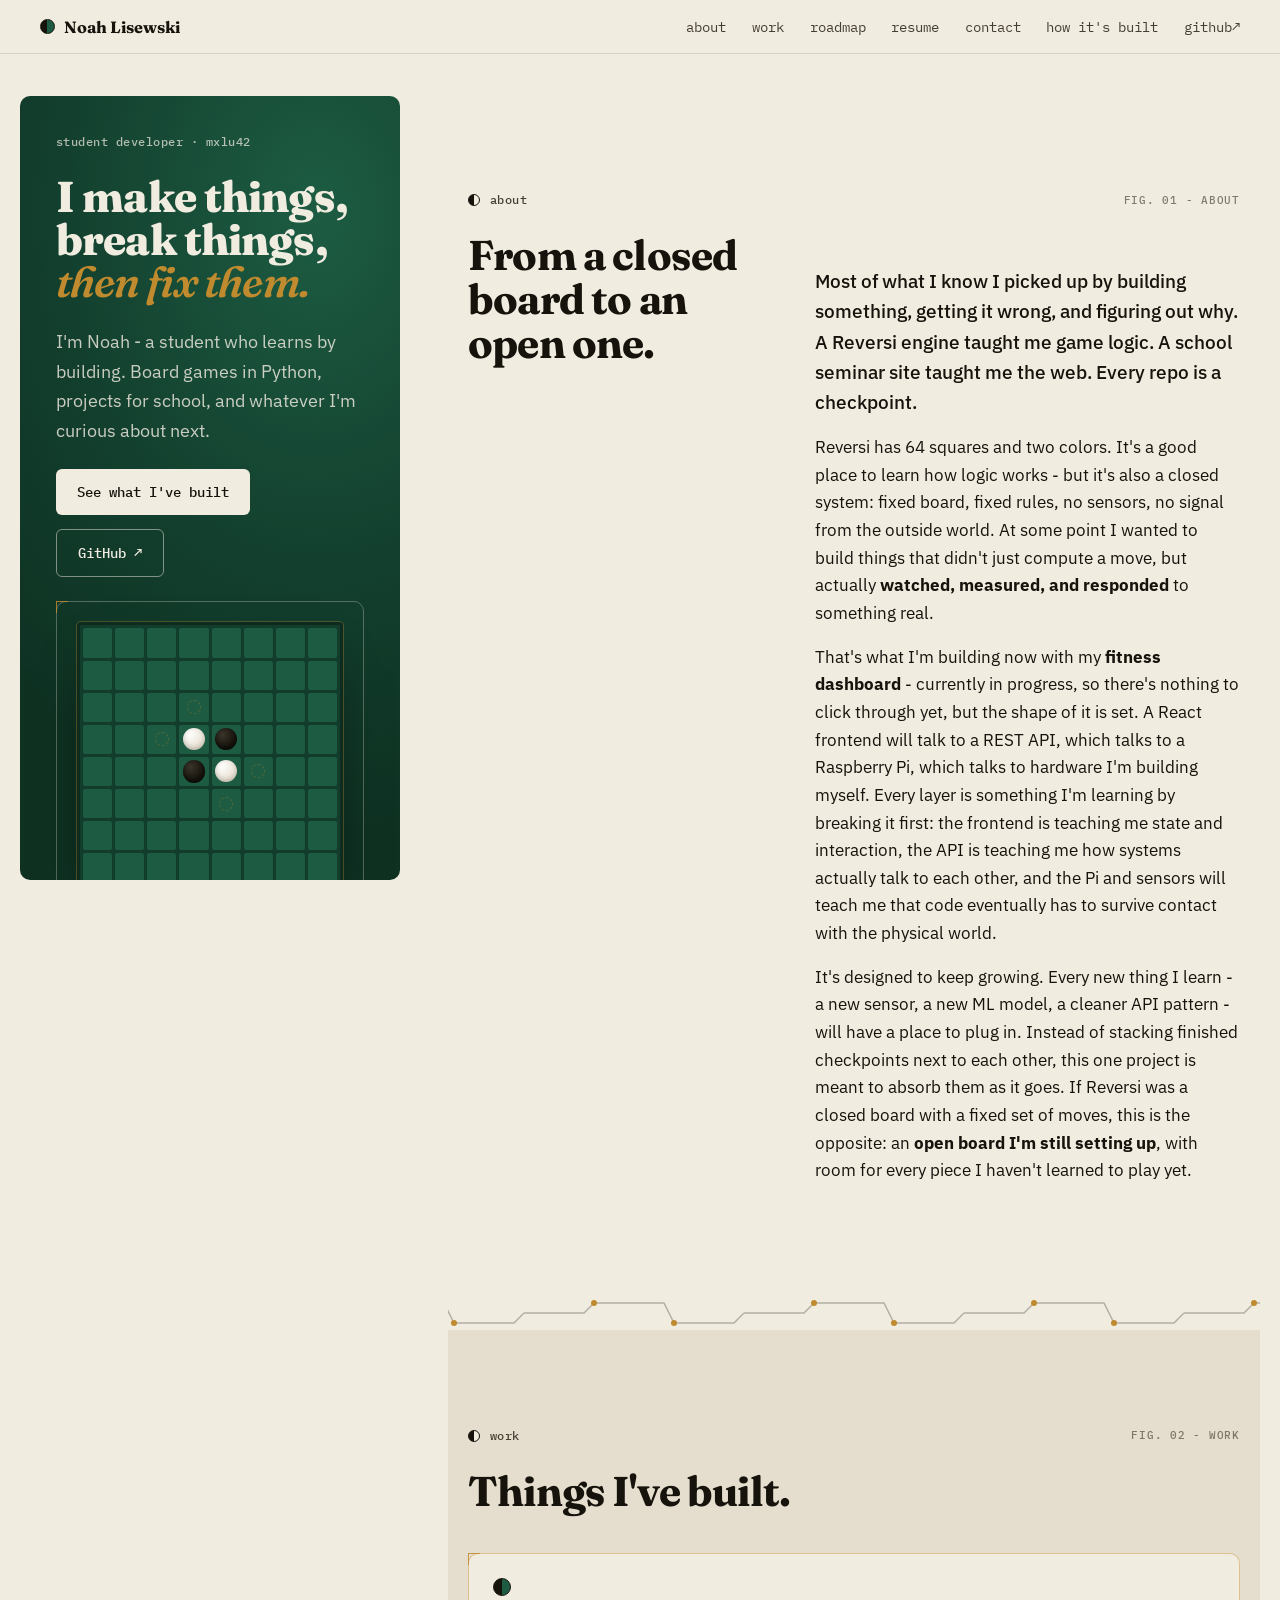
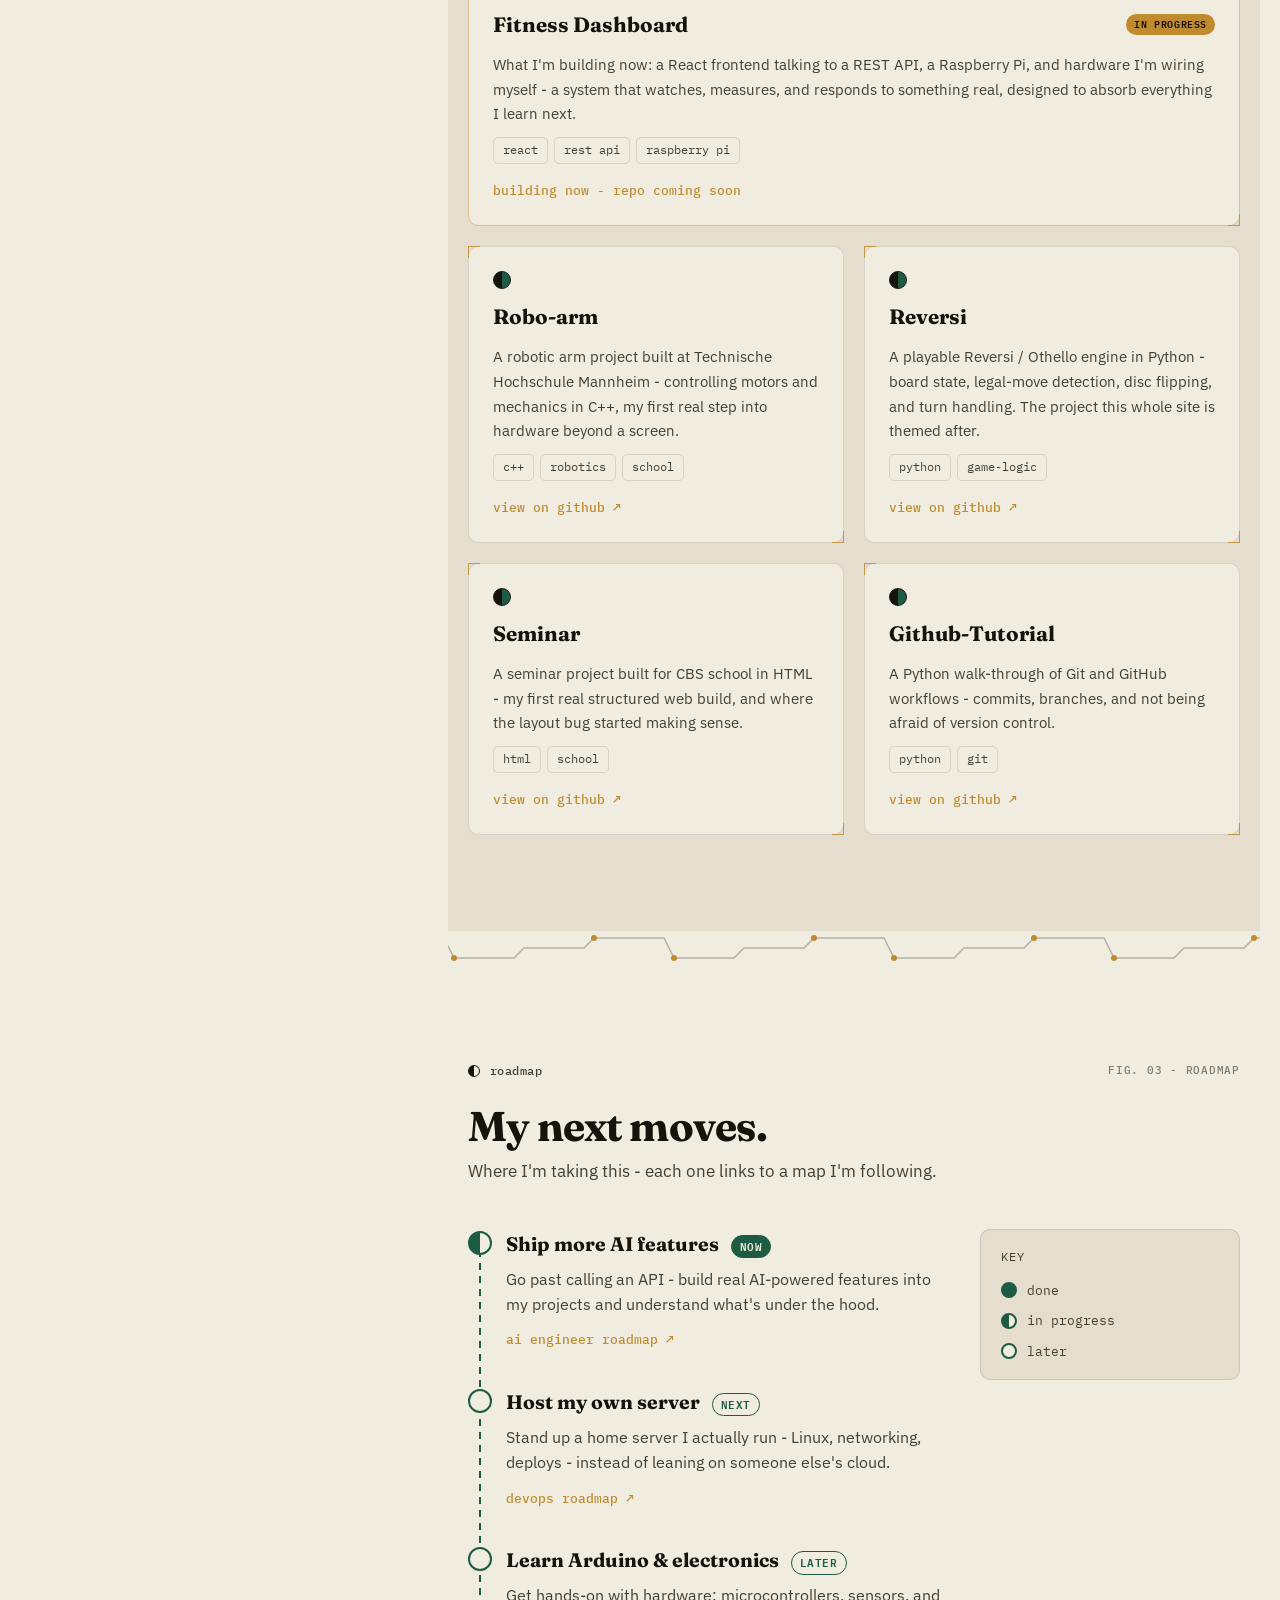
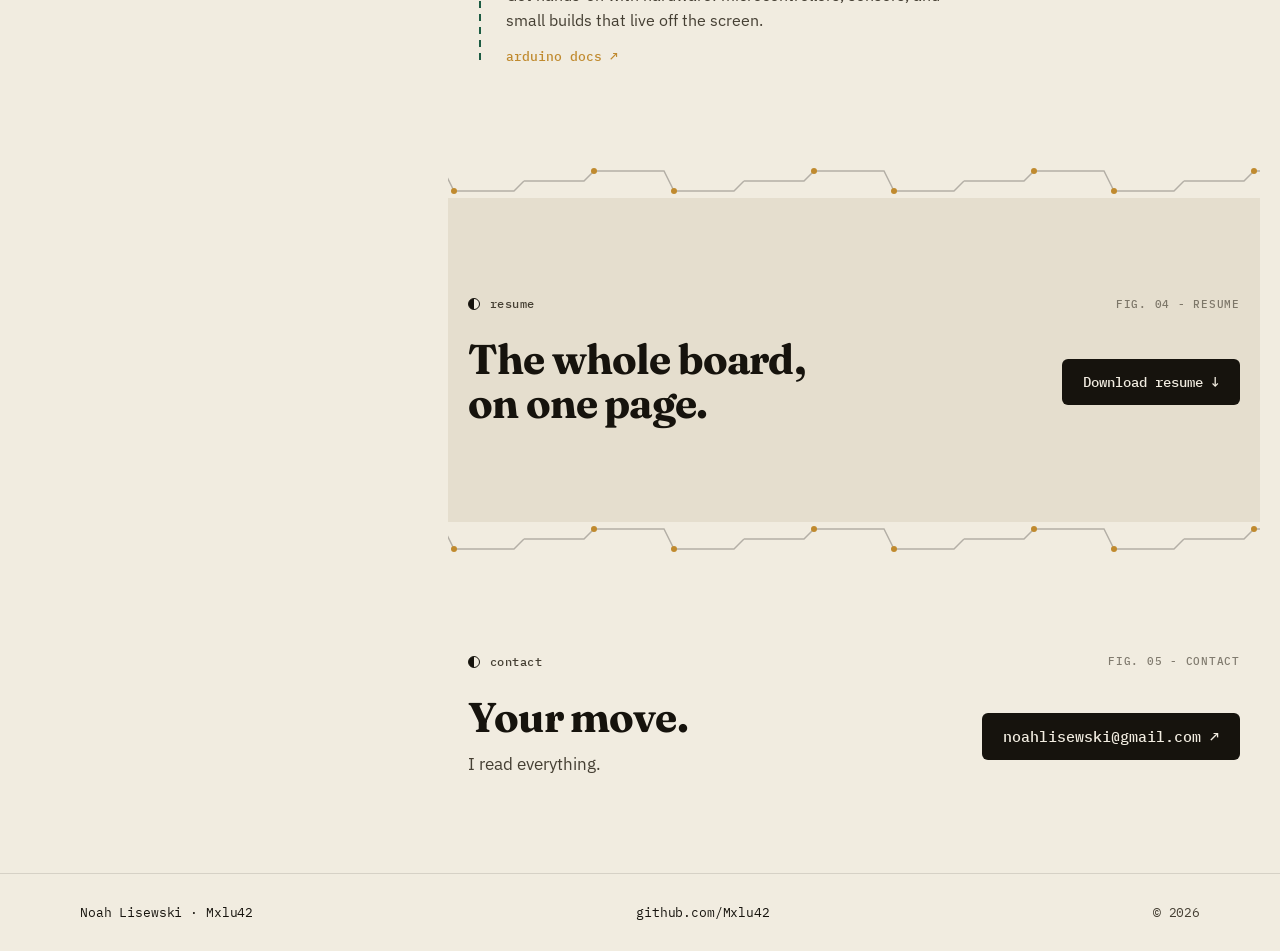
<file: index.html>
<!DOCTYPE html>
<html lang="en">
<head>
    <meta charset="UTF-8">
    <meta name="viewport" content="width=device-width, initial-scale=1.0">
    <meta name="description" content="Noah Lisewski (Mxlu42) - student developer who learns by building games and projects.">
    <title>Noah Lisewski - makes things, breaks things, fixes things</title>
    <link rel="icon" href="data:image/svg+xml,<svg xmlns=%22http://www.w3.org/2000/svg%22 viewBox=%220 0 32 32%22><circle cx=%2216%22 cy=%2216%22 r=%2213%22 fill=%22%2316130D%22/><path d=%22M16 3a13 13 0 000 26z%22 fill=%22%23F1ECE0%22/></svg>">
    <link rel="preconnect" href="https://fonts.googleapis.com">
    <link rel="preconnect" href="https://fonts.gstatic.com" crossorigin>
    <link href="https://fonts.googleapis.com/css2?family=Fraunces:ital,opsz,wght@0,9..144,600;0,9..144,700;0,9..144,800;0,9..144,900;1,9..144,500;1,9..144,600&family=IBM+Plex+Mono:wght@400;500;600&family=IBM+Plex+Sans:wght@400;500;600&display=swap" rel="stylesheet">
    <link rel="stylesheet" href="style.css">
    <script src="reversi-engine.js" defer></script>
    <script src="script.js" defer></script>
</head>
<body>
    <nav id="navbar">
        <a href="#top" class="nav-logo"><span class="logo-disc" aria-hidden="true"></span>Noah&nbsp;Lisewski</a>
        <button id="nav-toggle" aria-label="Toggle menu" aria-expanded="false">
            <span></span><span></span><span></span>
        </button>
        <ul id="nav-links">
            <li><a href="#about">about</a></li>
            <li><a href="#work">work</a></li>
            <li><a href="#roadmap">roadmap</a></li>
            <li><a href="#resume">resume</a></li>
            <li><a href="#contact">contact</a></li>
            <li><a href="process.html">how it's built</a></li>
            <li><a href="https://github.com/Mxlu42" target="_blank" rel="noopener">github&#8599;</a></li>
        </ul>
    </nav>

    <div class="stage">
        <header id="top" class="stage-rail">
            <p class="eyebrow">student developer &middot; Mxlu42</p>
            <h1 class="hero-title">I make things,<br>break things,<br><em>then fix them.</em></h1>
            <p class="hero-lede">
                I'm Noah - a student who learns by building. Board games in Python,
                projects for school, and whatever I'm curious about next.
            </p>
            <div class="hero-cta">
                <a href="#work" class="btn btn-solid">See what I've built</a>
                <a href="https://github.com/Mxlu42" target="_blank" rel="noopener" class="btn btn-line">GitHub &#8599;</a>
            </div>

            <div class="board-frame">
                <div class="game">
                    <div id="board" class="board" role="grid" aria-label="Reversi board"></div>
                    <aside class="game-panel" aria-live="polite">
                        <div class="turn">
                            <span class="turn-label">turn</span>
                            <div class="turn-now">
                                <span id="turn-disc" class="turn-disc"></span>
                                <span id="turn-name">Black</span>
                            </div>
                        </div>
                        <div class="scores">
                            <div class="score">
                                <span class="score-disc black" aria-hidden="true"></span>
                                <span class="score-side">Black</span>
                                <span id="score-black" class="score-num">2</span>
                            </div>
                            <div class="score">
                                <span class="score-disc white" aria-hidden="true"></span>
                                <span class="score-side">White</span>
                                <span id="score-white" class="score-num">2</span>
                            </div>
                        </div>
                        <p id="game-msg" class="game-msg"></p>
                        <button id="reset-btn" class="btn btn-solid game-reset" type="button">Reset game</button>
                    </aside>
                </div>
            </div>
            <p class="board-caption">
                <span class="mono">reversi.py</span> - my own engine, ported 1:1 to the browser
            </p>
        </header>

        <main class="stage-content">
        <section id="about" class="band">
            <div class="wrap">
                <p class="eyebrow eyebrow-disc">about<span class="ref-tag">fig. 01 - about</span></p>
                <div class="about-cols">
                    <h2 class="band-title">From a closed board to an open one.</h2>
                    <div class="about-copy">
                        <p class="about-hook">
                            Most of what I know I picked up by building something, getting it wrong,
                            and figuring out why. A Reversi engine taught me game logic. A school
                            seminar site taught me the web. Every repo is a checkpoint.
                        </p>
                        <p>
                            Reversi has 64 squares and two colors. It's a good place to learn how
                            logic works - but it's also a closed system: fixed board, fixed
                            rules, no sensors, no signal from the outside world. At some point I
                            wanted to build things that didn't just compute a move, but actually
                            <strong>watched, measured, and responded</strong> to something real.
                        </p>
                        <p>
                            That's what I'm building now with my <strong>fitness dashboard</strong>
                            - currently in progress, so there's nothing to click through yet,
                            but the shape of it is set. A React frontend will talk to a REST API,
                            which talks to a Raspberry Pi, which talks to hardware I'm building
                            myself. Every layer is something I'm learning by breaking it first: the
                            frontend is teaching me state and interaction, the API is teaching me how
                            systems actually talk to each other, and the Pi and sensors will teach me
                            that code eventually has to survive contact with the physical world.
                        </p>
                        <p>
                            It's designed to keep growing. Every new thing I learn - a new
                            sensor, a new ML model, a cleaner API pattern - will have a place to
                            plug in. Instead of stacking finished checkpoints next to each other, this
                            one project is meant to absorb them as it goes. If Reversi was a closed
                            board with a fixed set of moves, this is the opposite: an
                            <strong>open board I'm still setting up</strong>, with room for every piece
                            I haven't learned to play yet.
                        </p>
                    </div>
                </div>
            </div>
        </section>

        <div class="trace-divider" aria-hidden="true"></div>

        <section id="work" class="band band-alt">
            <div class="wrap">
                <p class="eyebrow eyebrow-disc">work<span class="ref-tag">fig. 02 - work</span></p>
                <h2 class="band-title">Things I've built.</h2>
                <div id="project-grid" class="project-grid"></div>
            </div>
        </section>

        <div class="trace-divider" aria-hidden="true"></div>

        <section id="roadmap" class="band">
            <div class="wrap">
                <p class="eyebrow eyebrow-disc">roadmap<span class="ref-tag">fig. 03 - roadmap</span></p>
                <h2 class="band-title">My next moves.</h2>
                <p class="band-sub">Where I'm taking this - each one links to a map I'm following.</p>
                <div class="roadmap-layout">
                    <ol id="roadmap-track" class="roadmap"></ol>
                    <aside class="roadmap-legend" aria-hidden="true">
                        <p class="roadmap-legend-title">key</p>
                        <ul class="roadmap-legend-list">
                            <li><span class="legend-disc done" aria-hidden="true"></span>done</li>
                            <li><span class="legend-disc now" aria-hidden="true"></span>in progress</li>
                            <li><span class="legend-disc" aria-hidden="true"></span>later</li>
                        </ul>
                    </aside>
                </div>
            </div>
        </section>

        <div class="trace-divider" aria-hidden="true"></div>

        <section id="resume" class="band band-alt">
            <div class="wrap">
                <p class="eyebrow eyebrow-disc">resume<span class="ref-tag">fig. 04 - resume</span></p>
                <div class="resume-row">
                    <h2 class="band-title">The whole board, on one page.</h2>
                    <a href="resume_wp.pdf" class="btn btn-solid" download>Download resume &#8595;</a>
                </div>
            </div>
        </section>

        <div class="trace-divider" aria-hidden="true"></div>

        <section id="contact" class="band">
            <div class="wrap">
                <p class="eyebrow eyebrow-disc">contact<span class="ref-tag">fig. 05 - contact</span></p>
                <div class="contact-row">
                    <div>
                        <h2 class="band-title">Your move.</h2>
                        <p class="band-sub">
                            I read everything.
                        </p>
                    </div>
                    <a href="mailto:noahlisewski@gmail.com" class="btn btn-solid contact-btn">
                        noahlisewski@gmail.com &#8599;
                    </a>
                </div>
            </div>
        </section>
        </main>
    </div>

    <footer id="footer">
        <div class="wrap footer-inner">
            <span class="mono">Noah&nbsp;Lisewski &middot; Mxlu42</span>
            <a href="https://github.com/Mxlu42" target="_blank" rel="noopener" class="mono">github.com/Mxlu42</a>
            <span class="mono muted">&copy; <span id="year"></span></span>
        </div>
    </footer>
</body>
</html>
</file>
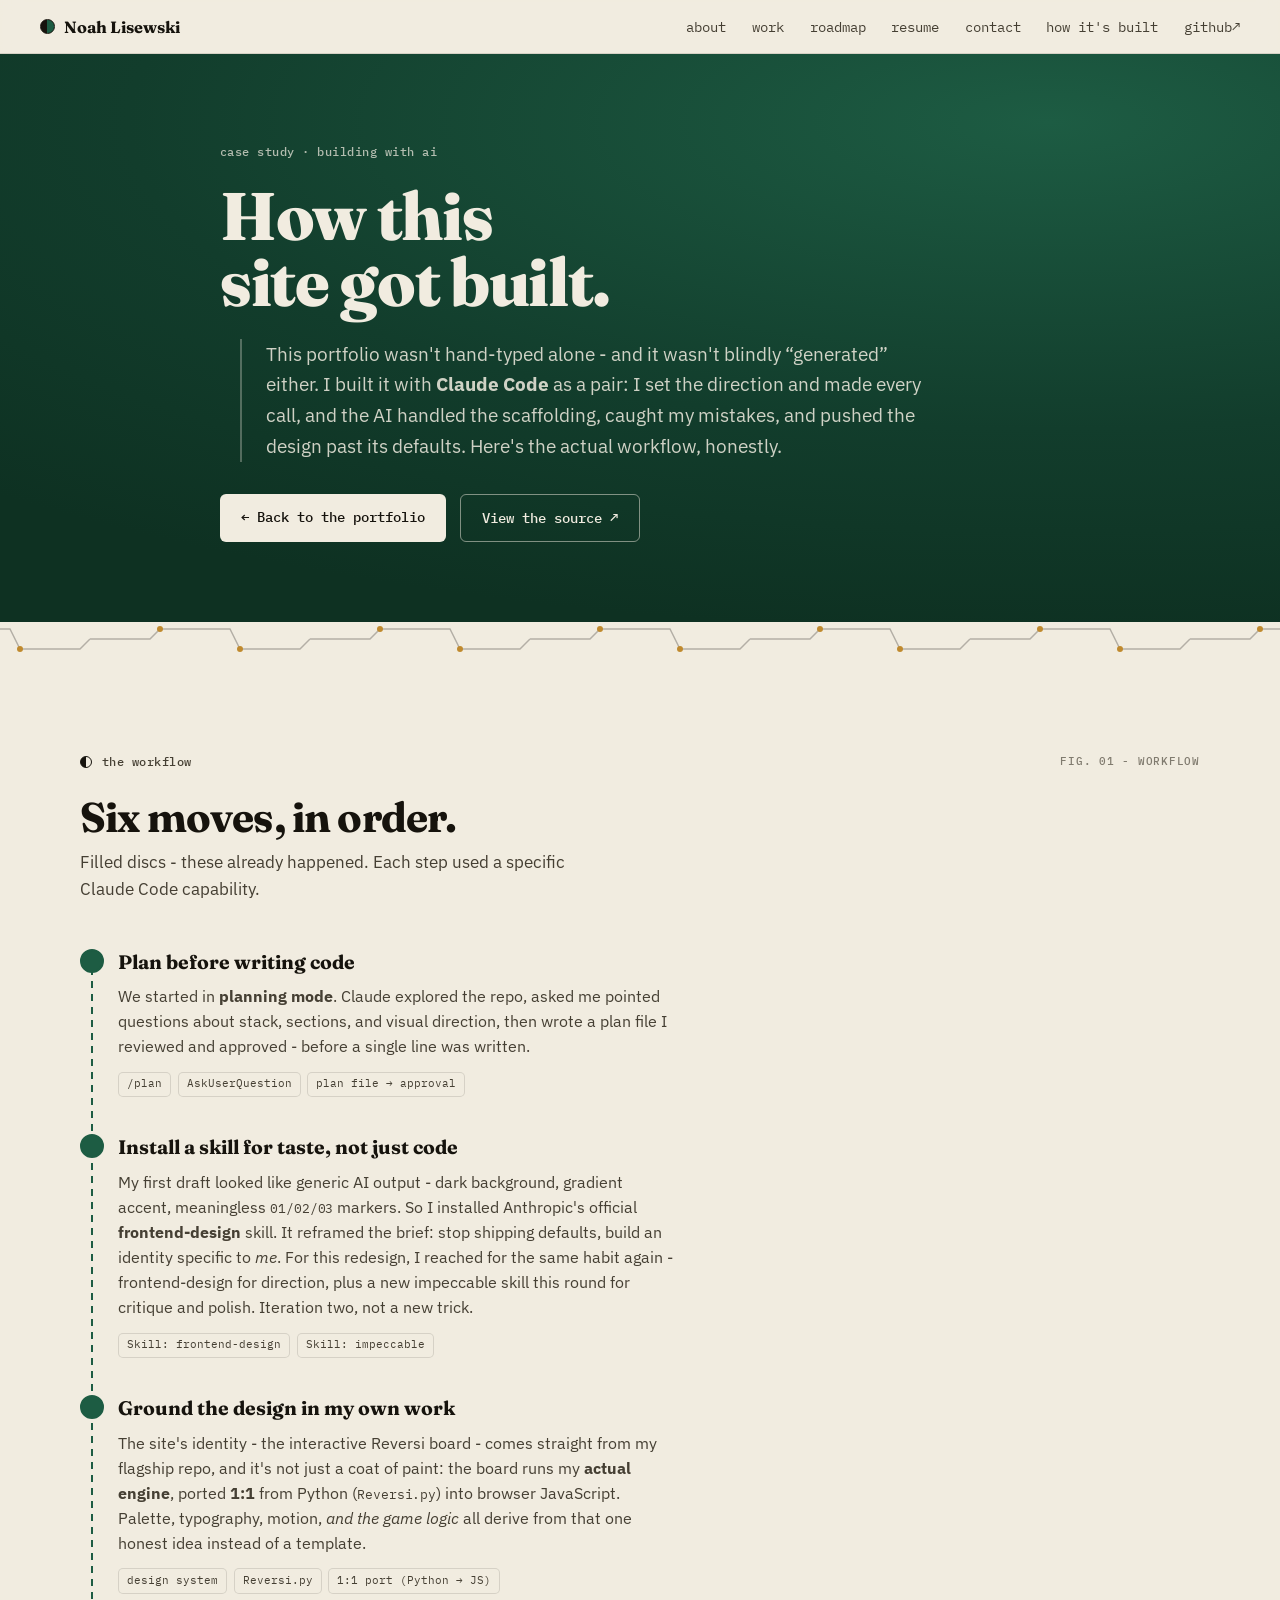
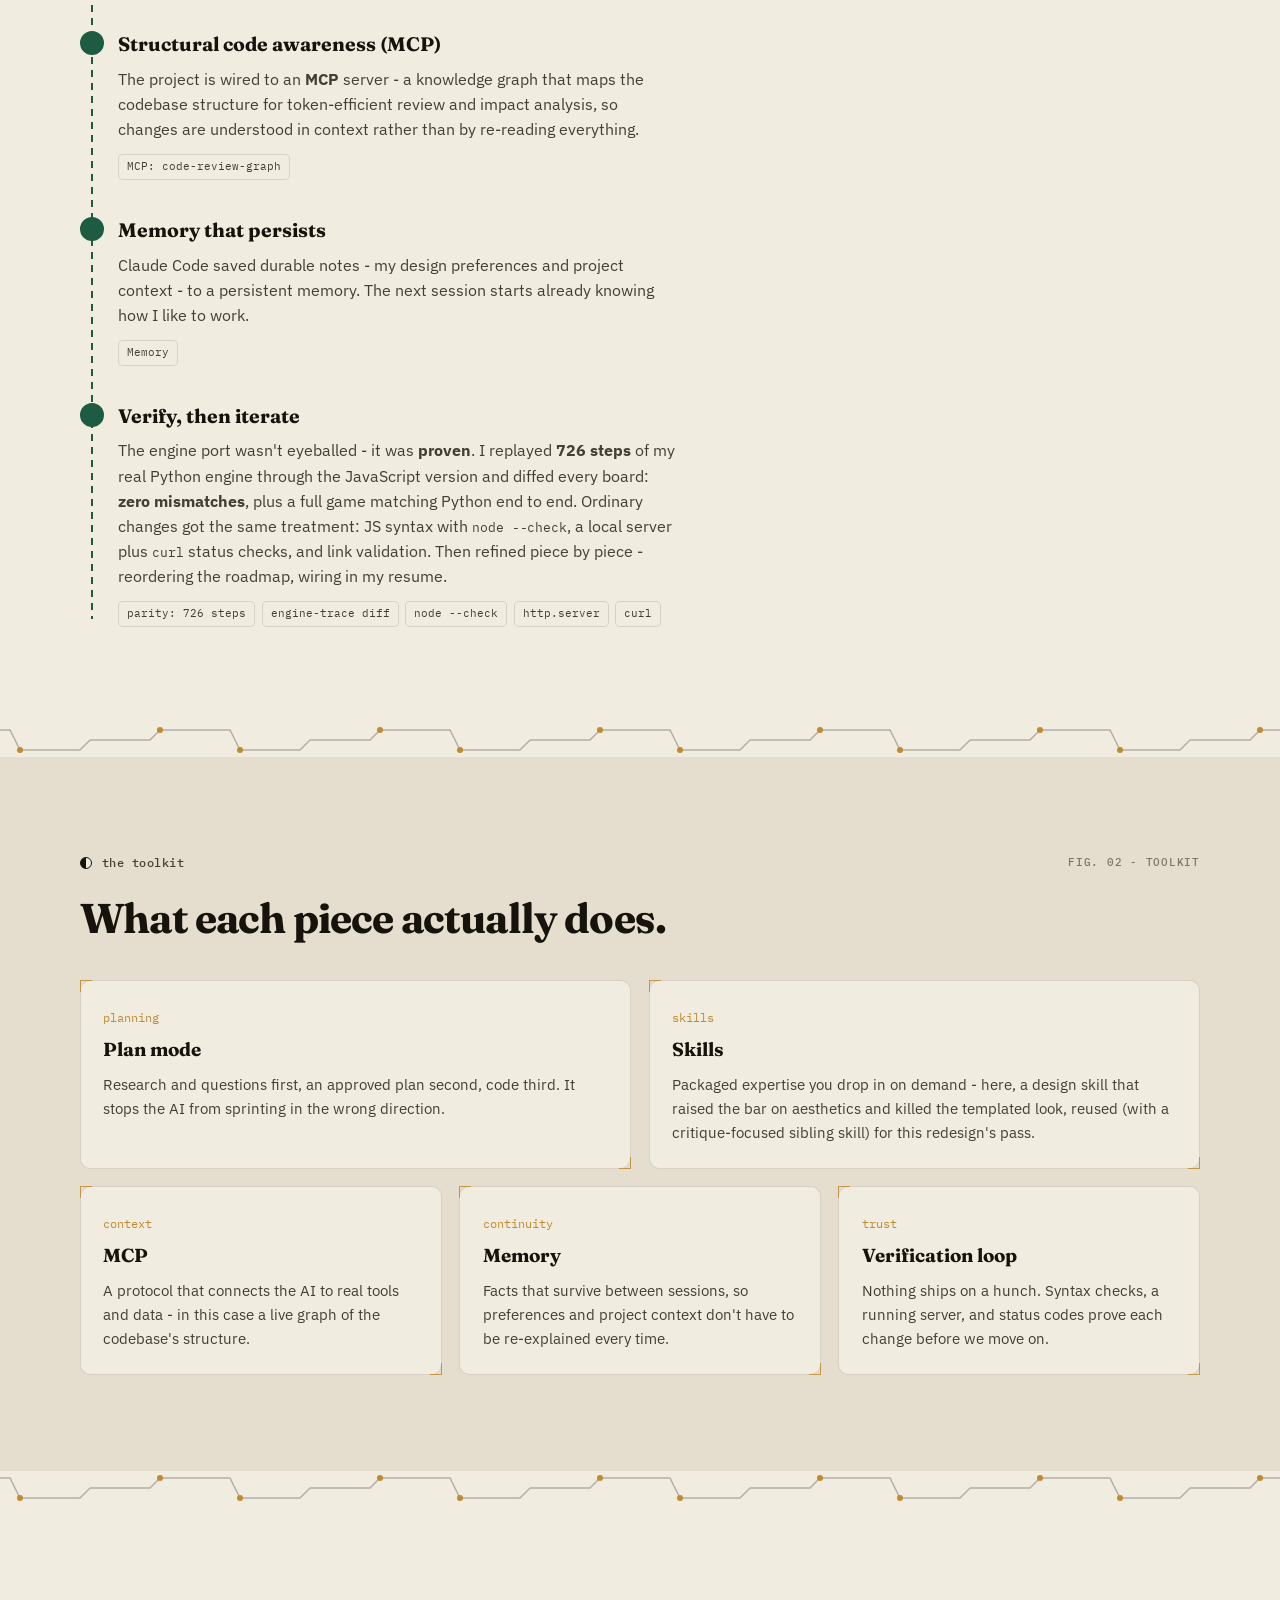
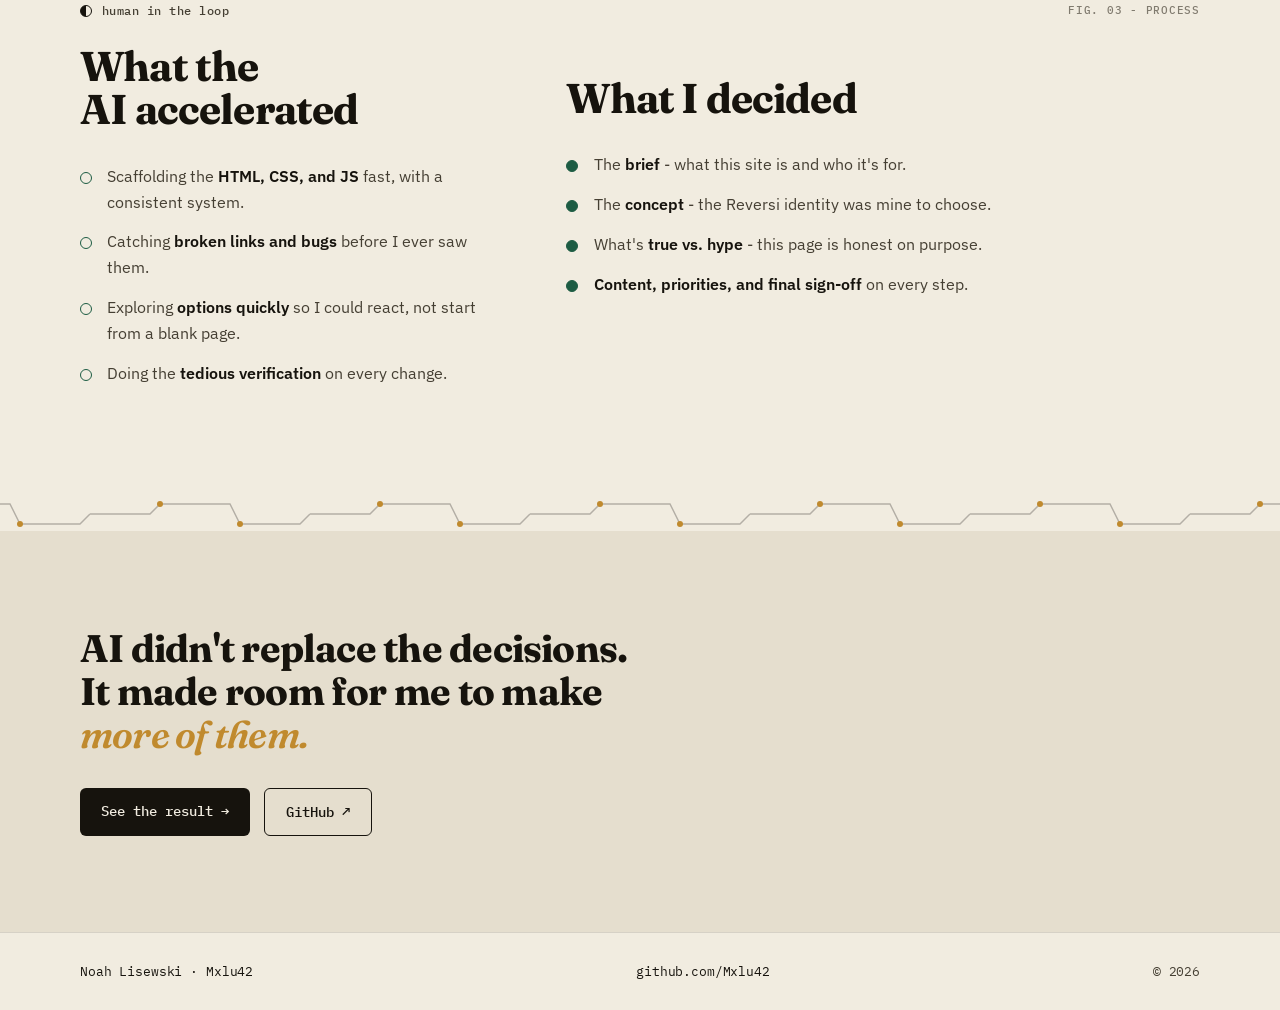
<file: process.html>
<!DOCTYPE html>
<html lang="en">
<head>
    <meta charset="UTF-8">
    <meta name="viewport" content="width=device-width, initial-scale=1.0">
    <meta name="description" content="How Noah Lisewski built this portfolio with Claude Code - planning, skills, MCP, memory, and a human in the loop.">
    <title>How this site was built - Noah Lisewski</title>
    <link rel="icon" href="data:image/svg+xml,<svg xmlns=%22http://www.w3.org/2000/svg%22 viewBox=%220 0 32 32%22><circle cx=%2216%22 cy=%2216%22 r=%2213%22 fill=%22%2316130D%22/><path d=%22M16 3a13 13 0 000 26z%22 fill=%22%23F1ECE0%22/></svg>">
    <link rel="preconnect" href="https://fonts.googleapis.com">
    <link rel="preconnect" href="https://fonts.gstatic.com" crossorigin>
    <link href="https://fonts.googleapis.com/css2?family=Fraunces:ital,opsz,wght@0,9..144,600;0,9..144,700;0,9..144,800;0,9..144,900;1,9..144,500;1,9..144,600&family=IBM+Plex+Mono:wght@400;500;600&family=IBM+Plex+Sans:wght@400;500;600&display=swap" rel="stylesheet">
    <link rel="stylesheet" href="style.css">
    <script src="script.js" defer></script>
</head>
<body>
    <nav id="navbar">
        <a href="index.html" class="nav-logo"><span class="logo-disc" aria-hidden="true"></span>Noah&nbsp;Lisewski</a>
        <button id="nav-toggle" aria-label="Toggle menu" aria-expanded="false">
            <span></span><span></span><span></span>
        </button>
        <ul id="nav-links">
            <li><a href="index.html#about">about</a></li>
            <li><a href="index.html#work">work</a></li>
            <li><a href="index.html#roadmap">roadmap</a></li>
            <li><a href="index.html#resume">resume</a></li>
            <li><a href="index.html#contact">contact</a></li>
            <li><a href="process.html" aria-current="page">how it's built</a></li>
            <li><a href="https://github.com/Mxlu42" target="_blank" rel="noopener">github&#8599;</a></li>
        </ul>
    </nav>

    <header class="page-hero">
        <div class="wrap">
            <p class="eyebrow">case study &middot; building with ai</p>
            <h1>How this site got built.</h1>
            <p class="lede">
                This portfolio wasn't hand-typed alone - and it wasn't blindly
                &ldquo;generated&rdquo; either. I built it with <strong>Claude Code</strong> as a
                pair: I set the direction and made every call, and the AI handled the scaffolding,
                caught my mistakes, and pushed the design past its defaults. Here's the actual
                workflow, honestly.
            </p>
            <div class="hero-cta">
                <a href="index.html" class="btn btn-solid">&#8592; Back to the portfolio</a>
                <a href="https://github.com/Mxlu42/Mxlu42.github.io" target="_blank" rel="noopener" class="btn btn-line">View the source &#8599;</a>
            </div>
        </div>
    </header>

    <div class="trace-divider" aria-hidden="true"></div>

    <main>
        <!-- The workflow, as completed moves -->
        <section class="band">
            <div class="wrap">
                <p class="eyebrow eyebrow-disc">the workflow<span class="ref-tag">fig. 01 - workflow</span></p>
                <h2 class="band-title">Six moves, in order.</h2>
                <p class="band-sub">Filled discs - these already happened. Each step used a specific Claude Code capability.</p>
                <ol class="roadmap" style="margin-top:2.75rem;">
                    <li class="rm-item reveal">
                        <span class="node-disc done" aria-hidden="true"></span>
                        <div class="rm-head"><h3>Plan before writing code</h3></div>
                        <p>We started in <strong>planning mode</strong>. Claude explored the repo, asked me pointed questions about stack, sections, and visual direction, then wrote a plan file I reviewed and approved - before a single line was written.</p>
                        <div class="rm-tools"><span class="rm-tool">/plan</span><span class="rm-tool">AskUserQuestion</span><span class="rm-tool">plan file &rarr; approval</span></div>
                    </li>
                    <li class="rm-item reveal">
                        <span class="node-disc done" aria-hidden="true"></span>
                        <div class="rm-head"><h3>Install a skill for taste, not just code</h3></div>
                        <p>My first draft looked like generic AI output - dark background, gradient accent, meaningless <span class="mono">01/02/03</span> markers. So I installed Anthropic's official <strong>frontend-design</strong> skill. It reframed the brief: stop shipping defaults, build an identity specific to <em>me</em>. For this redesign, I reached for the same habit again - frontend-design for direction, plus a new impeccable skill this round for critique and polish. Iteration two, not a new trick.</p>
                        <div class="rm-tools"><span class="rm-tool">Skill: frontend-design</span><span class="rm-tool">Skill: impeccable</span></div>
                    </li>
                    <li class="rm-item reveal">
                        <span class="node-disc done" aria-hidden="true"></span>
                        <div class="rm-head"><h3>Ground the design in my own work</h3></div>
                        <p>The site's identity - the interactive Reversi board - comes straight from my flagship repo, and it's not just a coat of paint: the board runs my <strong>actual engine</strong>, ported <strong>1:1</strong> from Python (<span class="mono">Reversi.py</span>) into browser JavaScript. Palette, typography, motion, <em>and the game logic</em> all derive from that one honest idea instead of a template.</p>
                        <div class="rm-tools"><span class="rm-tool">design system</span><span class="rm-tool">Reversi.py</span><span class="rm-tool">1:1 port (Python &rarr; JS)</span></div>
                    </li>
                    <li class="rm-item reveal">
                        <span class="node-disc done" aria-hidden="true"></span>
                        <div class="rm-head"><h3>Structural code awareness (MCP)</h3></div>
                        <p>The project is wired to an <strong>MCP</strong> server - a knowledge graph that maps the codebase structure for token-efficient review and impact analysis, so changes are understood in context rather than by re-reading everything.</p>
                        <div class="rm-tools"><span class="rm-tool">MCP: code-review-graph</span></div>
                    </li>
                    <li class="rm-item reveal">
                        <span class="node-disc done" aria-hidden="true"></span>
                        <div class="rm-head"><h3>Memory that persists</h3></div>
                        <p>Claude Code saved durable notes - my design preferences and project context - to a persistent memory. The next session starts already knowing how I like to work.</p>
                        <div class="rm-tools"><span class="rm-tool">Memory</span></div>
                    </li>
                    <li class="rm-item reveal">
                        <span class="node-disc done" aria-hidden="true"></span>
                        <div class="rm-head"><h3>Verify, then iterate</h3></div>
                        <p>The engine port wasn't eyeballed - it was <strong>proven</strong>. I replayed <strong>726 steps</strong> of my real Python engine through the JavaScript version and diffed every board: <strong>zero mismatches</strong>, plus a full game matching Python end to end. Ordinary changes got the same treatment: JS syntax with <span class="mono">node --check</span>, a local server plus <span class="mono">curl</span> status checks, and link validation. Then refined piece by piece - reordering the roadmap, wiring in my resume.</p>
                        <div class="rm-tools"><span class="rm-tool">parity: 726 steps</span><span class="rm-tool">engine-trace diff</span><span class="rm-tool">node --check</span><span class="rm-tool">http.server</span><span class="rm-tool">curl</span></div>
                    </li>
                </ol>
            </div>
        </section>

        <div class="trace-divider" aria-hidden="true"></div>

        <!-- Tools, briefly -->
        <section class="band band-alt">
            <div class="wrap">
                <p class="eyebrow eyebrow-disc">the toolkit<span class="ref-tag">fig. 02 - toolkit</span></p>
                <h2 class="band-title">What each piece actually does.</h2>
                <div class="info-grid">
                    <div class="info-card reveal">
                        <span class="kicker">planning</span>
                        <h3>Plan mode</h3>
                        <p>Research and questions first, an approved plan second, code third. It stops the AI from sprinting in the wrong direction.</p>
                    </div>
                    <div class="info-card reveal">
                        <span class="kicker">skills</span>
                        <h3>Skills</h3>
                        <p>Packaged expertise you drop in on demand - here, a design skill that raised the bar on aesthetics and killed the templated look, reused (with a critique-focused sibling skill) for this redesign's pass.</p>
                    </div>
                    <div class="info-card reveal">
                        <span class="kicker">context</span>
                        <h3>MCP</h3>
                        <p>A protocol that connects the AI to real tools and data - in this case a live graph of the codebase's structure.</p>
                    </div>
                    <div class="info-card reveal">
                        <span class="kicker">continuity</span>
                        <h3>Memory</h3>
                        <p>Facts that survive between sessions, so preferences and project context don't have to be re-explained every time.</p>
                    </div>
                    <div class="info-card reveal">
                        <span class="kicker">trust</span>
                        <h3>Verification loop</h3>
                        <p>Nothing ships on a hunch. Syntax checks, a running server, and status codes prove each change before we move on.</p>
                    </div>
                </div>
            </div>
        </section>

        <div class="trace-divider" aria-hidden="true"></div>

        <!-- Human in the loop -->
        <section class="band">
            <div class="wrap">
                <p class="eyebrow eyebrow-disc">human in the loop<span class="ref-tag">fig. 03 - process</span></p>
                <div class="about-cols">
                    <div>
                        <h3 class="band-title split-title">What the AI accelerated</h3>
                        <ul class="col-list">
                            <li>Scaffolding the <strong>HTML, CSS, and JS</strong> fast, with a consistent system.</li>
                            <li>Catching <strong>broken links and bugs</strong> before I ever saw them.</li>
                            <li>Exploring <strong>options quickly</strong> so I could react, not start from a blank page.</li>
                            <li>Doing the <strong>tedious verification</strong> on every change.</li>
                        </ul>
                    </div>
                    <div>
                        <h3 class="band-title split-title">What I decided</h3>
                        <ul class="col-list filled">
                            <li>The <strong>brief</strong> - what this site is and who it's for.</li>
                            <li>The <strong>concept</strong> - the Reversi identity was mine to choose.</li>
                            <li>What's <strong>true vs. hype</strong> - this page is honest on purpose.</li>
                            <li><strong>Content, priorities, and final sign-off</strong> on every step.</li>
                        </ul>
                    </div>
                </div>
            </div>
        </section>

        <div class="trace-divider" aria-hidden="true"></div>

        <!-- Thesis -->
        <section class="band band-alt">
            <div class="wrap">
                <p class="pull">AI didn't replace the decisions.<br>It made room for me to make <span class="brass">more of them.</span></p>
                <div class="hero-cta" style="margin-top:2rem; display:flex; gap:0.9rem; flex-wrap:wrap;">
                    <a href="index.html" class="btn btn-solid">See the result &rarr;</a>
                    <a href="https://github.com/Mxlu42" target="_blank" rel="noopener" class="btn btn-line">GitHub &#8599;</a>
                </div>
            </div>
        </section>
    </main>

    <footer id="footer">
        <div class="wrap footer-inner">
            <span class="mono">Noah&nbsp;Lisewski &middot; Mxlu42</span>
            <a href="https://github.com/Mxlu42" target="_blank" rel="noopener" class="mono">github.com/Mxlu42</a>
            <span class="mono muted">&copy; <span id="year"></span></span>
        </div>
    </footer>
</body>
</html>
</file>
<file: style.css>
/* ============================================================
   "The Board" — portfolio identity built from the Reversi repo.
   Editorial + circuit hybrid: serif display type, an asymmetric
   grid, and PCB trace-line dividers / schematic brass accents
   layered onto the same warm ink / bone / felt-green palette —
   brass doubling as "copper," the board itself as the shared
   node-and-line language between game board and circuit board.
   Palette: warm ink / bone / board-felt green / brass (as copper).
   Type: Fraunces (display) · IBM Plex Sans (body) · IBM Plex Mono (labels)
   ============================================================ */

:root {
    --ink: #16130d;
    --ink-soft: #453f33;
    --bone: #f1ece0;
    --bone-dim: #e5dece;
    --felt: #1d5c43;
    --felt-deep: #123d2c;
    --brass: #c08a2e;
    --brass-deep: #9c6f24;
    --line: rgba(22, 19, 13, 0.12);
    --line-strong: rgba(22, 19, 13, 0.28);
    --line-inverse: rgba(241, 236, 224, 0.3);

    --wrap: 1120px;
    --radius: 10px;
    --radius-sm: 6px;

    --f-display: "Fraunces", Georgia, "Times New Roman", serif;
    --f-body: "IBM Plex Sans", system-ui, sans-serif;
    --f-mono: "IBM Plex Mono", ui-monospace, monospace;

    /* PCB trace-line divider tile (220x34), brass via-dots */
    --trace-svg: url("data:image/svg+xml,%3Csvg xmlns='http://www.w3.org/2000/svg' width='220' height='34' viewBox='0 0 220 34'%3E%3Cpath d='M0 17 H60 L70 7 H140 L150 27 H210 L220 17' fill='none' stroke='%2316130d' stroke-opacity='0.28' stroke-width='1.5'/%3E%3Ccircle cx='70' cy='7' r='3' fill='%23c08a2e'/%3E%3Ccircle cx='150' cy='27' r='3' fill='%23c08a2e'/%3E%3C/svg%3E");
    --trace-svg-inverse: url("data:image/svg+xml,%3Csvg xmlns='http://www.w3.org/2000/svg' width='220' height='34' viewBox='0 0 220 34'%3E%3Cpath d='M0 17 H60 L70 7 H140 L150 27 H210 L220 17' fill='none' stroke='%23f1ece0' stroke-opacity='0.3' stroke-width='1.5'/%3E%3Ccircle cx='70' cy='7' r='3' fill='%23c08a2e'/%3E%3Ccircle cx='150' cy='27' r='3' fill='%23c08a2e'/%3E%3C/svg%3E");
}

*, *::before, *::after { box-sizing: border-box; margin: 0; padding: 0; }

html { scroll-behavior: smooth; scroll-padding-top: 76px; }

body {
    font-family: var(--f-body);
    background: var(--bone);
    color: var(--ink);
    line-height: 1.6;
    -webkit-font-smoothing: antialiased;
    overflow-x: hidden;
}

a { color: inherit; text-decoration: none; }

.wrap { width: min(100% - 2.5rem, var(--wrap)); margin-inline: auto; }
.mono { font-family: var(--f-mono); font-size: 0.82rem; letter-spacing: -0.01em; }
.muted { color: var(--ink-soft); }
em { font-style: italic; }

/* ---- Eyebrow labels (mono, disc-marked) ---- */
.eyebrow {
    font-family: var(--f-mono);
    font-size: 0.78rem;
    font-weight: 500;
    letter-spacing: 0.04em;
    text-transform: lowercase;
    color: var(--ink-soft);
}
.eyebrow-disc { display: flex; align-items: center; gap: 0.6rem; margin-bottom: 1.5rem; }
.eyebrow-disc::before {
    content: "";
    width: 12px; height: 12px;
    border-radius: 50%;
    background: linear-gradient(90deg, var(--ink) 50%, var(--bone) 50%);
    border: 1px solid var(--ink);
    flex: none;
}
/* Blueprint-annotation reference tag, appended to eyebrows — decorative only */
.ref-tag {
    margin-left: auto;
    font-family: var(--f-mono);
    font-size: 0.68rem;
    letter-spacing: 0.07em;
    text-transform: uppercase;
    color: var(--ink-soft);
    opacity: 0.65;
}

/* ---- Buttons ---- */
.btn {
    display: inline-block;
    font-family: var(--f-mono);
    font-size: 0.86rem;
    font-weight: 500;
    padding: 0.75rem 1.3rem;
    border-radius: var(--radius-sm);
    transition: transform 0.16s ease, background 0.16s ease, color 0.16s ease;
}
.btn:hover { transform: translateY(-2px); }
.btn-solid { background: var(--ink); color: var(--bone); }
.btn-solid:hover { background: var(--felt-deep); }
.btn-line { border: 1.5px solid var(--ink); color: var(--ink); }
.btn-line:hover { background: var(--ink); color: var(--bone); }

/* ---- Navbar ---- */
#navbar {
    position: sticky; top: 0; z-index: 50;
    display: flex; align-items: center; justify-content: space-between;
    padding: 0.85rem clamp(1.25rem, 5vw, 2.5rem);
    background: rgba(241, 236, 224, 0.82);
    backdrop-filter: blur(10px);
    border-bottom: 1px solid var(--line);
}
.nav-logo {
    display: flex; align-items: center; gap: 0.55rem;
    font-family: var(--f-display); font-weight: 700; font-size: 1.02rem;
}
.logo-disc {
    width: 15px; height: 15px; border-radius: 50%;
    background: linear-gradient(90deg, var(--ink) 50%, var(--felt) 50%);
    border: 1.5px solid var(--ink);
}
#nav-links { display: flex; gap: 1.6rem; list-style: none; }
#nav-links a {
    font-family: var(--f-mono); font-size: 0.85rem; color: var(--ink-soft);
    transition: color 0.15s ease;
}
#nav-links a:hover { color: var(--ink); }

#nav-toggle {
    display: none; flex-direction: column; gap: 5px;
    background: none; border: 0; cursor: pointer; padding: 6px;
}
#nav-toggle span { width: 24px; height: 2px; background: var(--ink); border-radius: 2px; transition: transform 0.25s ease, opacity 0.25s ease; }

/* ---- Hero ---- */
/* ---- Stage: sticky game rail + scrolling content column ----
   Replaces a conventional stacked hero+bands layout — the board
   stays in view as a constant companion while the rest reads like
   a scrolling report beside it. Collapses to the old stacked order
   (rail, then content) below --stage-bp. */
.stage {
    width: min(100% - 2.5rem, 1360px);
    margin-inline: auto;
    padding-top: clamp(1.5rem, 4vw, 2.5rem);
    display: grid;
    grid-template-columns: minmax(280px, 380px) minmax(0, 1fr);
    gap: clamp(1.5rem, 4vw, 3rem);
    align-items: start;
}
.stage-rail {
    position: sticky;
    top: calc(76px + 1.25rem);
    display: flex;
    flex-direction: column;
    gap: 1.5rem;
    max-height: calc(100vh - 76px - 2.5rem);
    overflow-y: auto;
    background:
        radial-gradient(120% 80% at 78% 15%, var(--felt) 0%, var(--felt-deep) 62%, #0e3122 100%);
    color: var(--bone);
    border-radius: var(--radius);
    padding: clamp(1.5rem, 4vw, 2.25rem);
}
.stage-rail .eyebrow { color: rgba(241, 236, 224, 0.72); }
.stage-rail .hero-title { font-size: clamp(1.9rem, 1.4vw + 1.6rem, 2.7rem); }
.stage-rail .hero-lede { margin: 0; max-width: none; }
.stage-rail .hero-cta { margin: 0; }
.stage-rail .btn-solid { background: var(--bone); color: var(--ink); }
.stage-rail .btn-solid:hover { background: #fff; }
.stage-rail .btn-line { border-color: rgba(241, 236, 224, 0.5); color: var(--bone); }
.stage-rail .btn-line:hover { background: var(--bone); color: var(--ink); border-color: var(--bone); }
.hero-title {
    font-family: var(--f-display);
    font-weight: 800;
    font-size: clamp(2.6rem, 6.4vw, 4.7rem);
    line-height: 0.98;
    letter-spacing: -0.02em;
    text-wrap: balance;
}
.hero-title em { font-style: italic; font-weight: 600; color: var(--brass); }
.hero-lede {
    max-width: 46ch;
    margin: 1.6rem 0 2.2rem;
    color: rgba(241, 236, 224, 0.82);
    font-size: clamp(1rem, 1.6vw, 1.15rem);
}
.hero-cta { display: flex; gap: 0.9rem; flex-wrap: wrap; }

/* ---- Reversi board (signature — a real, playable game) ---- */
.board-frame {
    position: relative;
    padding: 1.25rem;
    border: 1px solid var(--line-inverse);
    border-radius: var(--radius);
}
.game {
    display: flex;
    gap: 1.1rem;
    align-items: stretch;
    flex-wrap: wrap;
    justify-content: center;
    width: 100%;
}
.board {
    width: min(100%, 330px);
    flex: 0 1 330px;
    aspect-ratio: 1 / 1;
    display: grid;
    grid-template-columns: repeat(8, 1fr);
    grid-template-rows: repeat(8, 1fr);
    gap: 3px;
    padding: 3px;
    background: var(--felt-deep);
    border: 3px solid #0d2b1e;
    border-radius: 4px;
    box-shadow: 0 0 0 1px rgba(192, 138, 46, 0.35), 0 26px 50px -22px rgba(0, 0, 0, 0.7);
}
.cell {
    position: relative;
    background: var(--felt);
    border: 0;
    padding: 0;
    border-radius: 2px;
    cursor: default;
    font: inherit;
    color: inherit;
    -webkit-appearance: none;
    appearance: none;
    perspective: 340px;
}
.cell.playable { cursor: pointer; }
.cell::after { /* placement guide: shown on legal squares, brighter on hover — a "connector point" */
    content: "";
    position: absolute; inset: 26%;
    border-radius: 50%;
    border: 1px dashed rgba(192, 138, 46, 0.55);
    opacity: 0;
    transition: opacity 0.15s ease, transform 0.15s ease;
}
.cell.playable::after { opacity: 0.55; }
.cell.playable:hover::after { opacity: 1; transform: scale(1.12); }

/* ---- Game side panel (turn · score · reset) ---- */
.game-panel {
    flex: 1 1 148px;
    min-width: 148px;
    max-width: 210px;
    display: flex;
    flex-direction: column;
    gap: 0.85rem;
    padding: 1rem;
    background: rgba(13, 43, 30, 0.55);
    border: 1px solid rgba(241, 236, 224, 0.14);
    border-radius: var(--radius);
    color: var(--bone);
}
.turn-label {
    font-family: var(--f-mono);
    font-size: 0.68rem;
    text-transform: uppercase;
    letter-spacing: 0.08em;
    color: rgba(241, 236, 224, 0.6);
}
.turn-now { display: flex; align-items: center; gap: 0.55rem; margin-top: 0.35rem; }
.turn-now #turn-name { font-family: var(--f-display); font-weight: 700; font-size: 1.12rem; }
.turn-disc {
    width: 18px; height: 18px; border-radius: 50%; flex: none;
    border: 1.5px solid rgba(241, 236, 224, 0.5);
    background: transparent;
    transition: background 0.2s ease, box-shadow 0.2s ease;
}
.turn-disc.black { background: radial-gradient(circle at 34% 30%, #3a352a, var(--ink) 62%); border-color: var(--ink); box-shadow: 0 0 0 3px rgba(22,19,13,0.4); }
.turn-disc.white { background: radial-gradient(circle at 34% 30%, #fff, var(--bone-dim) 70%); border-color: #fff; box-shadow: 0 0 0 3px rgba(241,236,224,0.35); }

.scores { display: flex; flex-direction: column; gap: 0.55rem; }
.score {
    display: flex; align-items: center; gap: 0.5rem;
    font-family: var(--f-mono); font-size: 0.86rem;
}
.score-disc { width: 15px; height: 15px; border-radius: 50%; flex: none; }
.score-disc.black { background: radial-gradient(circle at 34% 30%, #3a352a, var(--ink) 62%); border: 1px solid var(--ink); }
.score-disc.white { background: radial-gradient(circle at 34% 30%, #fff, var(--bone-dim) 70%); border: 1px solid rgba(0,0,0,0.15); }
.score-side { color: rgba(241, 236, 224, 0.75); }
.score-num { margin-left: auto; font-weight: 600; font-size: 1rem; }
.game-msg {
    font-family: var(--f-mono);
    font-size: 0.74rem;
    line-height: 1.4;
    color: var(--brass);
    min-height: 2em;
}
.game-reset { text-align: center; margin-top: auto; }
.stage-rail .game-reset { background: var(--bone); color: var(--ink); }
.stage-rail .game-reset:hover { background: #fff; }
.disc {
    position: absolute; inset: 12%;
    border-radius: 50%;
    transform: scale(0);
    transform-style: preserve-3d;
    transition: transform 0.5s cubic-bezier(0.34, 1.4, 0.5, 1);
}
.disc.on { transform: scale(1); }
.disc.on.white { transform: scale(1) rotateY(180deg); }
.disc .face {
    position: absolute; inset: 0;
    border-radius: 50%;
    backface-visibility: hidden;
    -webkit-backface-visibility: hidden;
}
.face.black { background: radial-gradient(circle at 34% 30%, #3a352a, var(--ink) 62%); box-shadow: inset 0 -2px 4px rgba(0,0,0,0.5); }
.face.white { background: radial-gradient(circle at 34% 30%, #ffffff, var(--bone-dim) 70%); transform: rotateY(180deg); box-shadow: inset 0 -2px 4px rgba(0,0,0,0.18); }
.board-caption { color: rgba(241, 236, 224, 0.6); }
.board-caption .mono { color: var(--brass); }

/* ---- Corner brackets (shared "technical instrument" accent) ---- */
.board-frame::before, .board-frame::after,
.project-card::before, .project-card::after,
.info-card::before, .info-card::after {
    content: "";
    position: absolute;
    width: 12px; height: 12px;
    border: 1.5px solid var(--brass);
    opacity: 0.85;
    pointer-events: none;
}
.board-frame::before, .project-card::before, .info-card::before {
    top: -1px; left: -1px;
    border-right: 0; border-bottom: 0;
}
.board-frame::after, .project-card::after, .info-card::after {
    bottom: -1px; right: -1px;
    border-left: 0; border-top: 0;
}

/* ---- PCB trace-line divider — reusable section boundary ---- */
.trace-divider {
    height: 34px;
    width: 100%;
    background-image: var(--trace-svg);
    background-repeat: repeat-x;
    background-position: center;
}
.trace-divider--inverse { background-image: var(--trace-svg-inverse); }

/* ---- Content bands ---- */
.band { padding: clamp(3.5rem, 8vw, 6rem) 0; }
.band-alt { background: var(--bone-dim); }
.band-title {
    font-family: var(--f-display);
    font-weight: 700;
    font-size: clamp(1.7rem, 3.6vw, 2.6rem);
    line-height: 1.05;
    letter-spacing: -0.02em;
    text-wrap: balance;
}

.about-cols {
    display: grid;
    grid-template-columns: 0.8fr 1.2fr;
    gap: clamp(1.5rem, 5vw, 4rem);
    align-items: start;
}
.about-copy p { font-size: 1.08rem; margin-bottom: 1rem; }
.about-copy .about-hook { font-size: 1.18rem; color: var(--ink); font-weight: 500; }

/* ---- Project cards (board tiles) ---- */
.project-grid {
    margin-top: 2.5rem;
    display: grid;
    grid-template-columns: repeat(auto-fit, minmax(270px, 1fr));
    gap: 1.25rem;
}
@media (min-width: 861px) {
    .project-grid > :first-child { grid-column: span 2; }
}
.project-card {
    position: relative;
    background: var(--bone);
    border: 1px solid var(--line);
    border-radius: var(--radius);
    padding: 1.5rem;
    display: flex;
    flex-direction: column;
    gap: 0.7rem;
    transition: transform 0.2s ease, box-shadow 0.2s ease, border-color 0.2s ease;
}
.band-alt .project-card { background: var(--bone); }
.project-card:hover {
    transform: translateY(-5px);
    border-color: var(--felt);
    box-shadow: 0 18px 34px -20px rgba(18, 61, 44, 0.55);
}
.card-disc {
    width: 18px; height: 18px; border-radius: 50%;
    background: linear-gradient(90deg, var(--ink) 50%, var(--felt) 50%);
    border: 1.5px solid var(--ink);
    transition: transform 0.4s cubic-bezier(0.34, 1.4, 0.5, 1);
}
.project-card:hover .card-disc { transform: rotateY(180deg); }
.card-head { display: flex; align-items: baseline; justify-content: space-between; gap: 0.6rem; }
.project-card h3 { font-family: var(--f-display); font-weight: 700; font-size: 1.3rem; }
.card-status {
    font-family: var(--f-mono); font-size: 0.62rem; font-weight: 600;
    text-transform: uppercase; letter-spacing: 0.06em;
    padding: 0.16rem 0.5rem; border-radius: 100px;
    background: var(--brass); color: var(--ink);
    flex: none; align-self: center;
}
.project-card.is-wip { border-color: rgba(192, 138, 46, 0.45); }
.project-card.is-wip:hover { border-color: var(--brass); box-shadow: 0 18px 34px -20px rgba(192, 138, 46, 0.5); }
.card-link-muted { color: var(--ink-soft); cursor: default; }
.card-link-muted:hover { text-decoration: none; }
.project-card p { color: var(--ink-soft); font-size: 0.96rem; flex-grow: 1; }
.card-tags { display: flex; gap: 0.4rem; flex-wrap: wrap; }
.card-tag {
    font-family: var(--f-mono);
    font-size: 0.72rem;
    padding: 0.2rem 0.55rem;
    border: 1px solid var(--line);
    border-radius: 5px;
    color: var(--ink-soft);
}
.card-link {
    font-family: var(--f-mono);
    font-size: 0.82rem;
    color: var(--brass);
    font-weight: 500;
    margin-top: 0.3rem;
}
.card-link:hover { text-decoration: underline; }

/* ---- Roadmap (goals as future "moves" on a path) ---- */
.band-sub { color: var(--ink-soft); font-size: 1.05rem; margin-top: 0.6rem; max-width: 52ch; }

.roadmap-layout {
    display: grid;
    grid-template-columns: 1fr;
    gap: 2rem;
    margin-top: 2.75rem;
}
@media (min-width: 860px) {
    .roadmap-layout { grid-template-columns: 1fr 260px; align-items: start; }
}
.roadmap-legend {
    border: 1px solid var(--line);
    border-radius: var(--radius);
    padding: 1.1rem 1.25rem;
    background: var(--bone-dim);
}
.band:not(.band-alt) .roadmap-legend { background: var(--bone-dim); }
.band-alt .roadmap-legend { background: var(--bone); }
.roadmap-legend-title {
    font-family: var(--f-mono);
    font-size: 0.72rem;
    text-transform: uppercase;
    letter-spacing: 0.08em;
    color: var(--ink-soft);
    margin-bottom: 0.85rem;
}
.roadmap-legend-list { list-style: none; display: flex; flex-direction: column; gap: 0.6rem; }
.roadmap-legend-list li {
    display: flex; align-items: center; gap: 0.6rem;
    font-family: var(--f-mono); font-size: 0.82rem; color: var(--ink-soft);
}
.legend-disc { width: 16px; height: 16px; border-radius: 50%; border: 2px solid var(--felt); background: var(--bone); flex: none; }
.legend-disc.now { background: linear-gradient(90deg, var(--felt) 50%, var(--bone) 50%); }
.legend-disc.done { background: var(--felt); border-color: var(--felt); }

.roadmap {
    list-style: none;
    margin-top: 0;
    position: relative;
    padding-left: 2.4rem;
}
.roadmap::before { /* the path line */
    content: "";
    position: absolute;
    left: 11px; top: 8px; bottom: 8px;
    width: 2px;
    background: repeating-linear-gradient(var(--felt) 0 7px, transparent 7px 13px);
}
.rm-item { position: relative; padding: 0 0 2.2rem; }
.rm-item:last-child { padding-bottom: 0; }
.node-disc {
    position: absolute;
    left: -2.4rem; top: 2px;
    width: 24px; height: 24px;
    border-radius: 50%;
    border: 2px solid var(--felt);
    background: var(--bone);
    flex: none;
}
/* later = hollow ring · now = half disc · done = filled */
.node-disc.now { background: linear-gradient(90deg, var(--felt) 50%, var(--bone) 50%); }
.node-disc.done { background: var(--felt); border-color: var(--felt); }
.rm-head { display: flex; align-items: baseline; gap: 0.7rem; flex-wrap: wrap; }
.rm-item h3 { font-family: var(--f-display); font-weight: 700; font-size: 1.22rem; }
.rm-status {
    font-family: var(--f-mono); font-size: 0.66rem; font-weight: 600;
    text-transform: uppercase; letter-spacing: 0.06em;
    padding: 0.14rem 0.5rem; border-radius: 100px;
    border: 1px solid var(--felt); color: var(--felt);
}
.rm-status.now { background: var(--felt); color: var(--bone); }
.rm-item p { color: var(--ink-soft); font-size: 0.98rem; margin: 0.4rem 0 0.6rem; max-width: 56ch; }
.rm-link { font-family: var(--f-mono); font-size: 0.82rem; color: var(--brass); font-weight: 500; }
.rm-link:hover { text-decoration: underline; }

/* ---- Roadmap / flow tool chips (shared by process page) ---- */
.rm-tools { display: flex; gap: 0.4rem; flex-wrap: wrap; margin-top: 0.75rem; }
.rm-tool {
    font-family: var(--f-mono);
    font-size: 0.7rem;
    padding: 0.18rem 0.5rem;
    border: 1px solid var(--line);
    border-radius: 5px;
    color: var(--ink-soft);
    background: var(--bone);
}

/* ============================================================
   Process page ("How this site was built")
   ============================================================ */
.page-hero {
    background: radial-gradient(120% 90% at 82% 12%, var(--felt) 0%, var(--felt-deep) 60%, #0e3122 100%);
    color: var(--bone);
    padding: clamp(3rem, 8vw, 5.5rem) 0 clamp(3rem, 8vw, 5rem);
}
.page-hero .wrap { max-width: 840px; }
.page-hero .eyebrow { color: rgba(241, 236, 224, 0.72); margin-bottom: 1.3rem; }
.page-hero h1 {
    font-family: var(--f-display);
    font-weight: 800;
    font-size: clamp(2.3rem, 6vw, 4.2rem);
    line-height: 0.98;
    letter-spacing: -0.02em;
    text-wrap: balance;
    max-width: 14ch;
}
.page-hero .lede {
    margin-top: 1.5rem;
    max-width: 62ch;
    color: rgba(241, 236, 224, 0.85);
    font-size: clamp(1.02rem, 1.7vw, 1.2rem);
    border-left: 2px solid var(--line-inverse);
    padding-left: 1.5rem;
    margin-left: clamp(0rem, 2vw, 1.25rem);
}
.page-hero .hero-cta { margin-top: 2rem; display: flex; gap: 0.9rem; flex-wrap: wrap; }
.page-hero .btn-solid { background: var(--bone); color: var(--ink); }
.page-hero .btn-solid:hover { background: #fff; }
.page-hero .btn-line { border-color: rgba(241, 236, 224, 0.5); color: var(--bone); }
.page-hero .btn-line:hover { background: var(--bone); color: var(--ink); border-color: var(--bone); }

/* Tool cards */
.info-grid {
    margin-top: 2.5rem;
    display: grid;
    grid-template-columns: repeat(auto-fit, minmax(240px, 1fr));
    gap: 1.1rem;
}
@media (min-width: 860px) {
    .info-grid { grid-template-columns: repeat(6, 1fr); }
    .info-card:nth-child(1) { grid-column: span 3; }
    .info-card:nth-child(2) { grid-column: span 3; }
    .info-card:nth-child(3) { grid-column: span 2; }
    .info-card:nth-child(4) { grid-column: span 2; }
    .info-card:nth-child(5) { grid-column: span 2; }
}
.info-card {
    position: relative;
    background: var(--bone);
    border: 1px solid var(--line);
    border-radius: var(--radius);
    padding: 1.4rem;
}
.info-card .kicker { font-family: var(--f-mono); font-size: 0.74rem; color: var(--brass); text-transform: lowercase; }
.info-card h3 { font-family: var(--f-display); font-weight: 700; font-size: 1.18rem; margin: 0.35rem 0 0.5rem; }
.info-card p { color: var(--ink-soft); font-size: 0.94rem; }

/* Human-in-the-loop columns */
.split-title { margin-bottom: 2rem; }
.col-list { list-style: none; }
.col-list li { position: relative; padding-left: 1.7rem; margin-bottom: 0.9rem; color: var(--ink-soft); font-size: 1rem; }
.col-list li::before {
    content: "";
    position: absolute; left: 0; top: 0.5em;
    width: 12px; height: 12px; border-radius: 50%;
    border: 1.5px solid var(--felt);
}
.col-list.filled li::before { background: var(--felt); }
.col-list strong { color: var(--ink); font-weight: 600; }
@media (min-width: 620px) {
    .about-cols > div:nth-child(2) { margin-top: 2rem; }
}

/* Pull-quote / thesis */
.pull {
    font-family: var(--f-display);
    font-weight: 700;
    font-size: clamp(1.5rem, 3.6vw, 2.4rem);
    line-height: 1.12;
    letter-spacing: -0.02em;
    text-wrap: balance;
    max-width: 22ch;
}
.pull .brass { color: var(--brass); font-style: italic; font-weight: 600; }

/* ---- Resume ---- */
.resume-row {
    display: grid;
    grid-template-columns: 1.6fr 1fr;
    align-items: center;
    gap: 1.5rem;
    margin-top: 0.5rem;
}
.resume-row > a, .contact-row > a { justify-self: end; }

/* ---- Contact ---- */
.contact-row {
    display: grid;
    grid-template-columns: 1.6fr 1fr;
    align-items: center;
    gap: 1.5rem;
    margin-top: 1.5rem;
}
.contact-row .band-sub { margin-top: 0.7rem; }
.contact-btn { font-size: 0.92rem; }

/* ---- Footer ---- */
#footer { border-top: 1px solid var(--line); padding: 1.75rem 0; }
.footer-inner { display: flex; align-items: center; justify-content: space-between; gap: 1rem; flex-wrap: wrap; }
.footer-inner a:hover { color: var(--brass); }

/* ---- Scroll reveal ---- */
.reveal { opacity: 0; transform: translateY(22px); transition: opacity 0.6s ease, transform 0.6s ease; }
.reveal.visible { opacity: 1; transform: none; }

/* ---- Mobile ---- */
@media (max-width: 980px) {
    .stage { grid-template-columns: 1fr; }
    .stage-rail { position: static; top: auto; max-height: none; overflow: visible; }
}
@media (max-width: 860px) {
    .board { flex-basis: 340px; width: min(90%, 340px); }
    .game-panel { max-width: none; }
    .about-cols { grid-template-columns: 1fr; }
}
@media (max-width: 620px) {
    #nav-toggle { display: flex; }
    #nav-links {
        position: absolute; top: 100%; right: 0; left: 0;
        flex-direction: column; gap: 0;
        background: rgba(241, 236, 224, 0.98);
        backdrop-filter: blur(10px);
        border-bottom: 1px solid var(--line);
        max-height: 0; overflow: hidden; transition: max-height 0.3s ease;
    }
    #nav-links.open { max-height: 300px; }
    #nav-links li { border-top: 1px solid var(--line); }
    #nav-links a { display: block; padding: 0.95rem 1.5rem; }
    #nav-toggle[aria-expanded="true"] span:nth-child(1) { transform: translateY(7px) rotate(45deg); }
    #nav-toggle[aria-expanded="true"] span:nth-child(2) { opacity: 0; }
    #nav-toggle[aria-expanded="true"] span:nth-child(3) { transform: translateY(-7px) rotate(-45deg); }
    .resume-row, .contact-row { grid-template-columns: 1fr; }
    .resume-row > a, .contact-row > a { justify-self: start; }
}
@media (max-width: 420px) {
    .game-panel { flex-basis: 100%; }
    .ref-tag { display: none; }
}

/* ---- Reduced motion ---- */
@media (prefers-reduced-motion: reduce) {
    html { scroll-behavior: auto; }
    .reveal { opacity: 1; transform: none; transition: none; }
    .disc, .card-disc, .btn, .project-card { transition: none; }
    .btn:hover, .project-card:hover { transform: none; }
}
</file>
